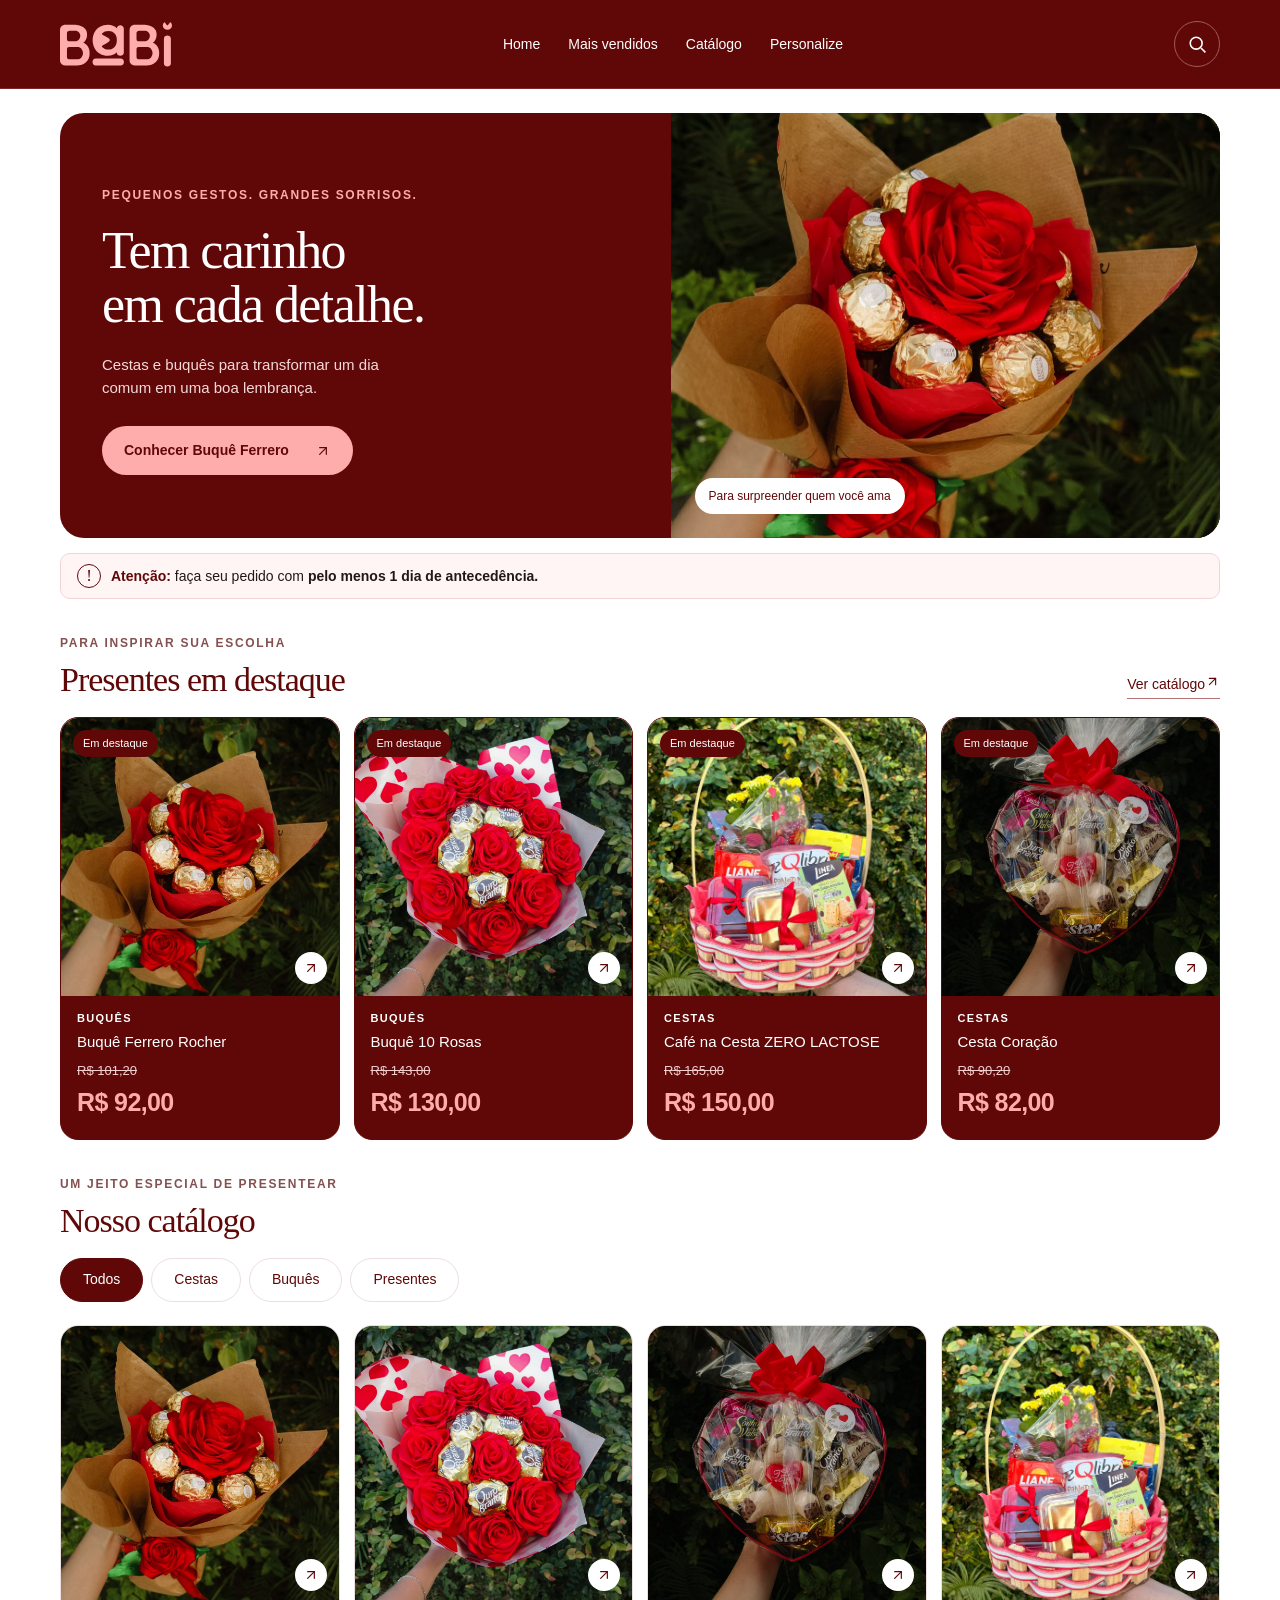
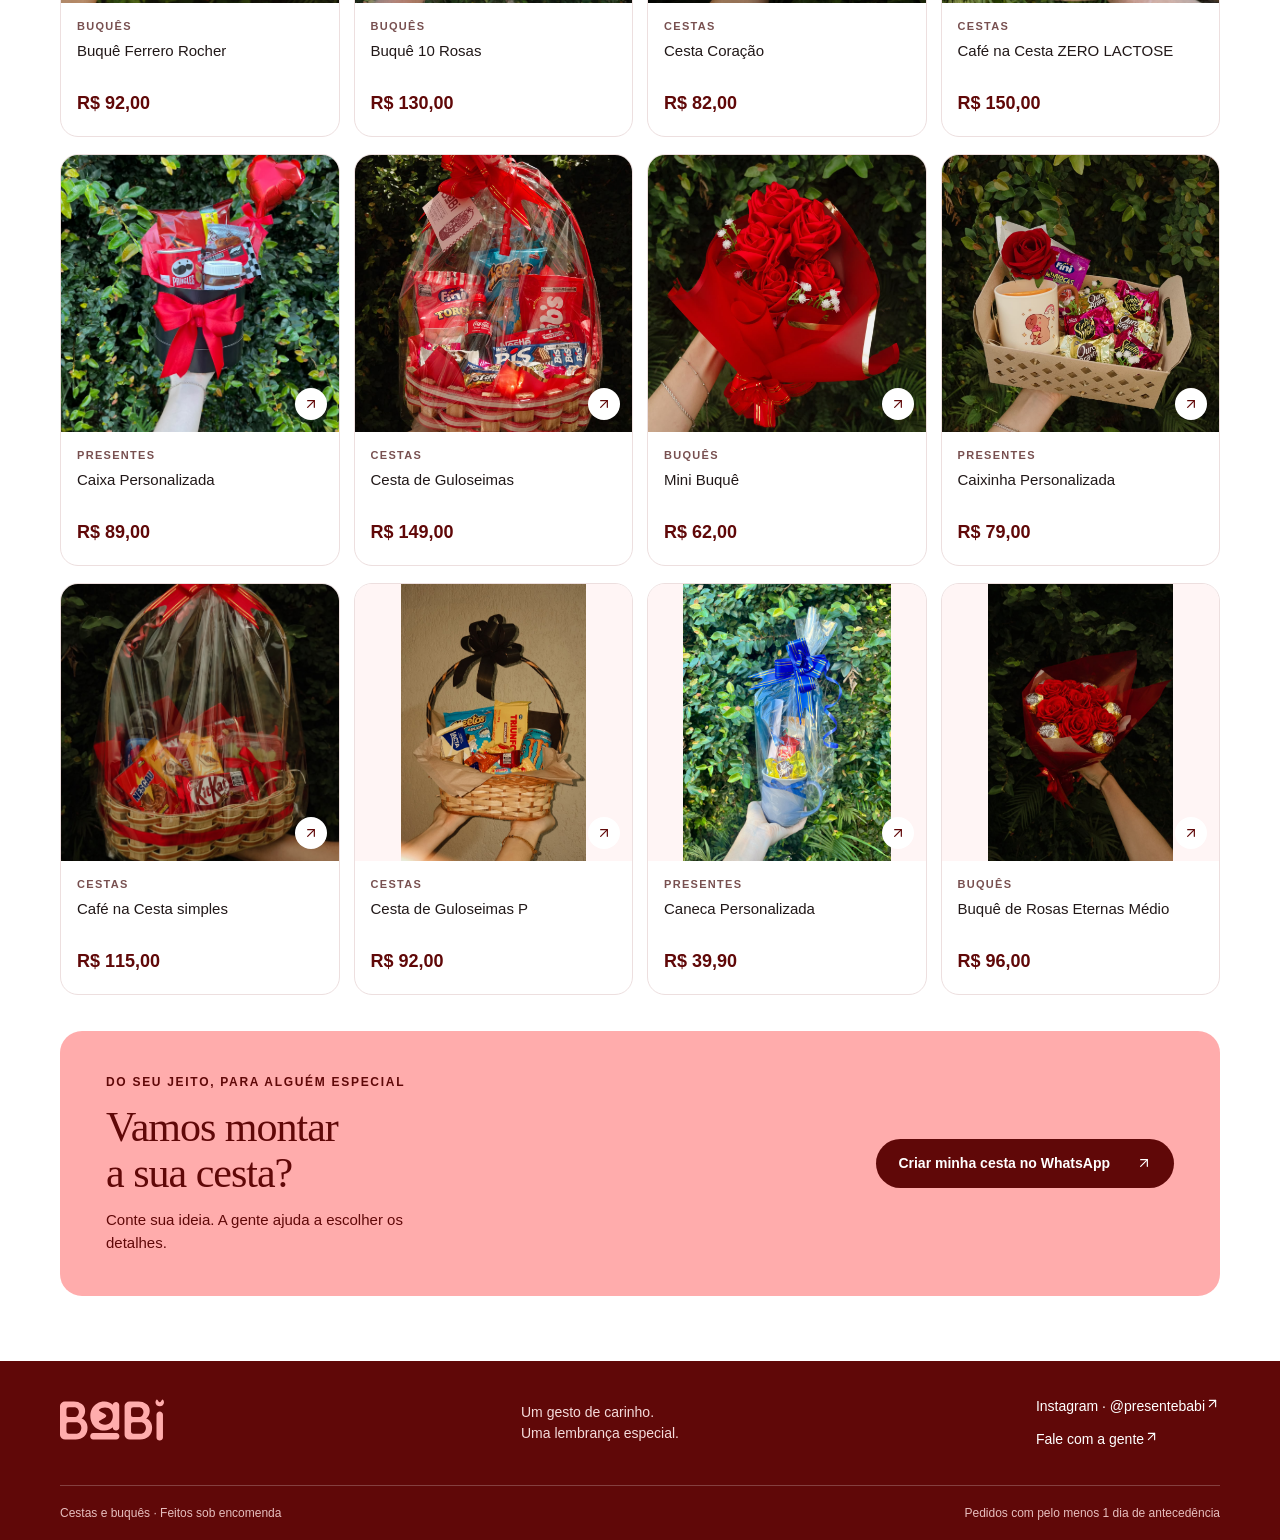
<file: index.html>
<!doctype html>
<html lang="pt-BR"><head><meta charset="utf-8"><meta name="viewport" content="width=device-width,initial-scale=1"><meta name="theme-color" content="#600808"><title>Cestas e buquês | Um presente especial</title><meta name="description" content="Escolha sua cesta ou buquê e faça seu pedido pelo WhatsApp."><link rel="stylesheet" href="style.css?v=7"><script src="catalog.js?v=8" defer></script><script src="layout.js?v=6" defer></script><script src="motion.js?v=5" defer></script><script src="app.js?v=6" defer></script></head><body>
<div class="intro" aria-hidden="true"><img src="assets/logo.svg" alt=""></div><header></header><main id="home" class="home-main">
<section class="hero" aria-label="Ideias para presentear" aria-roledescription="carrossel">
<article class="slide" aria-label="1 de 2"><div class="hero-copy"><span class="eyebrow">Pequenos gestos. Grandes sorrisos.</span><h1>Tem carinho<br>em cada detalhe.</h1><p>Cestas e buquês para transformar um dia comum em uma boa lembrança.</p><a class="button light" href="produto.html?id=ferrero"><span>Conhecer Buquê Ferrero</span><svg class="link-icon" viewBox="0 0 24 24" width="16" height="16" fill="none" stroke="currentColor" stroke-width="1.8" stroke-linecap="round" stroke-linejoin="round" aria-hidden="true"><path d="M7 17 17 7"/><path d="M7 7h10v10"/></svg></a></div><div class="hero-image"><img src="assets/ferrero-real.png" alt="Buquê Ferrero Rocher" width="600" height="600" fetchpriority="high"><span class="image-caption">Para surpreender quem você ama</span></div></article>
<article class="slide" aria-label="2 de 2" hidden><div class="hero-copy"><span class="eyebrow">Uma surpresa cheia de sabor</span><h2>O presente que<br>abraça de longe.</h2><p>Escolha uma cesta e deixe o próximo momento ainda mais especial.</p><a class="button light" href="produto.html?id=guloseimas"><span>Conhecer Cesta de Guloseimas</span><svg class="link-icon" viewBox="0 0 24 24" width="16" height="16" fill="none" stroke="currentColor" stroke-width="1.8" stroke-linecap="round" stroke-linejoin="round" aria-hidden="true"><path d="M7 17 17 7"/><path d="M7 7h10v10"/></svg></a></div><div class="hero-image"><img src="assets/guloseimas-real.png" alt="Cesta de Guloseimas" width="600" height="600"><span class="image-caption">Para adoçar um momento especial</span></div></article>
</section>
<aside class="attention"><span class="attention-symbol" aria-hidden="true">!</span><p><strong>Atenção:</strong> faça seu pedido com <b>pelo menos 1 dia de antecedência.</b></p></aside>
<section id="mais-vendidos" class="product-section reveal"><div class="section-heading"><div><span class="eyebrow">Para inspirar sua escolha</span><h2>Presentes em destaque</h2></div><a class="text-link" href="#catalogo"><span>Ver catálogo</span><svg class="link-icon" viewBox="0 0 24 24" width="15" height="15" fill="none" stroke="currentColor" stroke-width="1.8" stroke-linecap="round" stroke-linejoin="round" aria-hidden="true"><path d="M7 17 17 7"/><path d="M7 7h10v10"/></svg></a></div><div id="featured" class="catalog"></div></section>
<section id="catalogo" class="product-section reveal"><div class="section-heading"><div><span class="eyebrow">Um jeito especial de presentear</span><h2>Nosso catálogo</h2></div></div><div class="categories" aria-label="Categorias"><button data-category="Todos" aria-pressed="true">Todos</button><button data-category="Cestas" aria-pressed="false">Cestas</button><button data-category="Buquês" aria-pressed="false">Buquês</button><button data-category="Presentes" aria-pressed="false">Presentes</button></div><p id="search-status" class="search-status" aria-live="polite"></p><div id="catalog" class="catalog"></div><div id="empty" class="empty" hidden><h3>Nenhum presente encontrado</h3><p>Tente outro nome ou veja todos os produtos.</p><button id="clear-search" class="button dark">Ver todos</button></div></section>
<section id="personalize" class="personalize reveal"><div><span class="eyebrow">Do seu jeito, para alguém especial</span><h2>Vamos montar<br>a sua cesta?</h2><p>Conte sua ideia. A gente ajuda a escolher os detalhes.</p></div><a class="button dark personal-link" href="https://wa.me/5519983321065"><span>Criar minha cesta no WhatsApp</span><svg class="link-icon" viewBox="0 0 24 24" width="16" height="16" fill="none" stroke="currentColor" stroke-width="1.8" stroke-linecap="round" stroke-linejoin="round" aria-hidden="true"><path d="M7 17 17 7"/><path d="M7 7h10v10"/></svg></a></section></main><footer></footer></body></html>
</file>
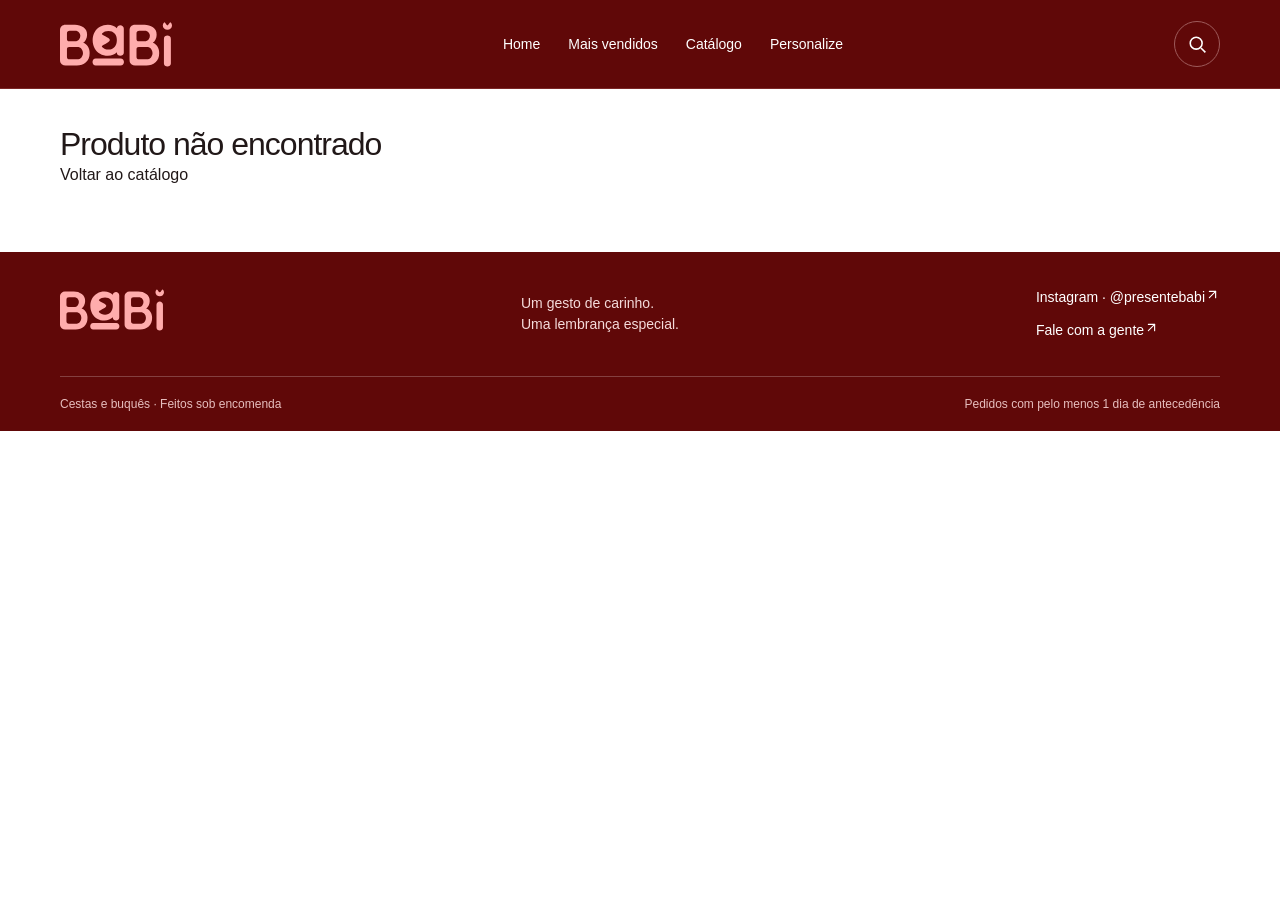
<file: produto.html>
<!doctype html><html lang="pt-BR"><head><meta charset="utf-8"><meta name="viewport" content="width=device-width,initial-scale=1"><title>Seu pedido | Cestas e buquês</title><meta name="description" content="Preencha seu pedido e continue pelo WhatsApp."><link rel="stylesheet" href="style.css?v=7"><script src="catalog.js?v=8" defer></script><script src="layout.js?v=6" defer></script><script src="motion.js?v=5" defer></script><script src="order.js" defer></script></head><body><header><div class="header-inner"><a href="index.html" aria-label="Página inicial"><img class="logo" src="assets/logo.svg" alt="Logo da loja"></a><a class="back" href="index.html"><svg class="back-icon" viewBox="0 0 24 24" width="16" height="16" fill="none" stroke="currentColor" stroke-width="1.8" stroke-linecap="round" stroke-linejoin="round" aria-hidden="true"><path d="M19 12H5"/><path d="m12 19-7-7 7-7"/></svg><span>Voltar ao catálogo</span></a></div></header><main><div id="not-found" hidden><h1>Produto não encontrado</h1><a href="index.html">Voltar ao catálogo</a></div><div id="product" class="product-layout"><section class="product-summary"><img id="photo" class="detail-photo" alt=""><p class="eyebrow" id="category"></p><h1 id="product-name"></h1><p class="price" id="price"></p></section><section class="order"><h2>Seu pedido</h2><p class="notice"><strong>Peça com pelo menos 1 dia de antecedência.</strong></p><form id="order-form"><label for="client">Seu nome</label><input id="client" name="client" required maxlength="100" autocomplete="name"><label for="recipient">Nome de quem vai receber <span>(opcional)</span></label><input id="recipient" name="recipient" maxlength="100"><fieldset><legend>Como deseja receber?</legend><div class="options"><label><input type="radio" name="method" value="Retirada" checked> Retirar</label><label><input type="radio" name="method" value="Entrega"> Receber em casa</label></div></fieldset><div id="delivery" hidden><label for="address">Endereço completo</label><textarea id="address" name="address" rows="3" maxlength="500" autocomplete="street-address" placeholder="Rua, número, bairro, cidade e complemento"></textarea></div><div class="date-time"><div><label for="date">Data</label><input type="date" id="date" name="date" required></div><div><label for="time" id="time-label">Horário da retirada</label><input type="time" id="time" name="time" required></div></div><p id="error" class="error" role="alert"></p><button class="submit" type="submit"><span>Continuar no WhatsApp</span><svg class="link-icon" viewBox="0 0 24 24" width="16" height="16" fill="none" stroke="currentColor" stroke-width="1.8" stroke-linecap="round" stroke-linejoin="round" aria-hidden="true"><path d="M7 17 17 7"/><path d="M7 7h10v10"/></svg></button><p class="fine-print">Disponibilidade, entrega e pagamento combinados no WhatsApp.</p></form></section></div></main><footer class="shop-footer"><div class="footer-inner"><div><h2>Um presente do seu jeito</h2><p>Quer personalizar? Conte sua ideia para a gente.</p></div><a class="custom-gift" href="https://wa.me/5519983321065?text=Ol%C3%A1!%20Gostaria%20de%20montar%20um%20presente%20personalizado.%20Podemos%20conversar%20sobre%20as%20op%C3%A7%C3%B5es%3F"><span>Personalizar pelo WhatsApp</span><svg class="link-icon" viewBox="0 0 24 24" width="16" height="16" fill="none" stroke="currentColor" stroke-width="1.8" stroke-linecap="round" stroke-linejoin="round" aria-hidden="true"><path d="M7 17 17 7"/><path d="M7 7h10v10"/></svg></a></div><div class="footer-bottom"><span>Cestas e buquês</span><span>Feitos sob encomenda, com carinho.</span></div></footer></body></html>
</file>
<file: style.css>
:root{--wine:#600808;--pink:#ffacac;--ink:#211818;--line:#eddfdf;--soft:#fff5f5}*{box-sizing:border-box}html{scroll-behavior:smooth;scroll-padding-top:115px}body{margin:0;background:#fff;color:var(--ink);font:16px/1.5 Arial,Helvetica,sans-serif}button,input,textarea{font:inherit}a{color:inherit;text-decoration:none}button{cursor:pointer;border:0}button,a,input,textarea{-webkit-tap-highlight-color:transparent}button:focus-visible,a:focus-visible,input:focus-visible,textarea:focus-visible{outline:3px solid #c95a5a;outline-offset:4px}[hidden]{display:none!important}h1,h2,h3,p{margin:0}h1,h2{font-weight:500;letter-spacing:-1px;line-height:1.12}header{position:sticky;top:0;background:var(--wine);color:white;z-index:20;border-bottom:1px solid #7b2727}.header-inner{max-width:1240px;margin:auto;min-height:88px;padding:18px 40px;display:flex;align-items:center;gap:35px;position:relative}.logo{display:block;width:112px;height:45px}.main-nav{display:flex;align-items:center;justify-content:center;gap:28px;flex:1}.main-nav a{font-size:14px;white-space:nowrap;min-height:44px;display:flex;align-items:center}.search-shell{margin-left:auto;border:1px solid #9e5b5b;border-radius:999px;width:46px;height:46px;display:flex;align-items:center;position:relative;flex-shrink:0;transition:width .3s ease,background .3s;overflow:hidden}.search-shell.expanded{width:260px;background:white;color:var(--wine)}.search-shell input{width:0;min-width:0;flex:1;opacity:0;font-size:14px;color:var(--wine)}.search-shell.expanded input{width:100%;opacity:1}.search-toggle{width:44px;height:44px;border-radius:50%;background:transparent;color:inherit;flex-shrink:0;display:grid;place-items:center}.search-shell:focus-within{outline:2px solid var(--pink);outline-offset:3px}.sr-only{position:absolute;width:1px;height:1px;overflow:hidden;clip-path:inset(50%)}main{max-width:1240px;margin:auto;padding:38px 40px 65px}.home-main{padding-top:24px}.hero{border-radius:24px;background:var(--wine);color:white;overflow:hidden;position:relative}.slide{display:grid;grid-template-columns:1fr 1fr;min-height:425px;animation:banner-in .45s ease}.hero-copy{padding:55px 42px 76px}.eyebrow{display:block;text-transform:uppercase;letter-spacing:1.7px;font-size:12px;font-weight:600}.hero-copy .eyebrow{color:var(--pink);margin-bottom:20px}.hero h1,.hero h2{font-family:Georgia,'Times New Roman',serif;font-size:52px;line-height:1.04;letter-spacing:-1.6px}.hero-copy p{font-size:15px;max-width:325px;color:#f4dada;margin:22px 0 27px}.button{min-height:48px;padding:14px 22px;border-radius:999px;display:inline-flex;align-items:center;justify-content:center;gap:26px;font-size:14px;font-weight:600}.light{background:var(--pink);color:var(--wine)}.dark{background:var(--wine);color:white}.hero-image{position:relative;min-width:0;overflow:hidden;background:#f5eded}.hero-image img{height:100%;width:100%;object-fit:cover;display:block;position:absolute;inset:0}.image-caption{position:absolute;bottom:24px;left:24px;right:24px;width:fit-content;background:#fff;color:var(--wine);font-size:12px;padding:9px 14px;border-radius:999px}.carousel-controls{position:absolute;left:42px;bottom:22px;display:flex;align-items:center;gap:35px}.slide-dots{display:flex;gap:5px}.slide-dots button{width:34px;height:34px;background:transparent;position:relative}.slide-dots button:after{content:'';position:absolute;left:8px;right:8px;height:5px;top:15px;border-radius:9px;background:#a76363}.slide-dots button[aria-pressed=true]:after{background:var(--pink);left:2px;right:2px}.carousel-actions{display:flex;gap:8px}.carousel-actions button{color:white;border:1px solid #995757;border-radius:50%;width:34px;height:34px;background:transparent}.attention{display:flex;align-items:center;gap:16px;padding:22px 27px;background:var(--soft);border:1px solid #f3d4d4;border-radius:16px;margin-top:22px}.attention-symbol{display:grid;place-items:center;width:38px;height:38px;flex-shrink:0;border:1px solid var(--wine);border-radius:50%;font:24px Georgia;color:var(--wine)}.attention strong{font-size:15px;color:var(--wine)}.attention p{font-size:14px;margin-top:3px}.attention-tag{font-size:12px;color:var(--wine);margin-left:auto;padding:7px 12px;border-radius:99px;border:1px solid #e5baba;white-space:nowrap}.product-section{padding-top:58px}.section-heading{display:flex;align-items:flex-end;justify-content:space-between;gap:20px;margin-bottom:25px}.section-heading .eyebrow{color:#855050;margin-bottom:9px}.section-heading h2{font-family:Georgia,serif;font-size:34px;color:var(--wine)}.text-link{font-size:14px;white-space:nowrap;padding-bottom:3px;border-bottom:1px solid #b57373;color:var(--wine)}.catalog{display:grid;grid-template-columns:repeat(4,minmax(0,1fr));gap:30px 22px}.card{display:block;min-width:0;border:1px solid var(--line);border-radius:18px;overflow:hidden;background:white;transition:transform .23s ease,box-shadow .23s ease,border-color .23s ease}.card-media{position:relative;overflow:hidden;aspect-ratio:1;background:var(--soft)}.card img{display:block;width:100%;height:100%;object-fit:cover;transition:transform .4s ease}.card-badge{position:absolute;top:12px;left:12px;background:white;color:var(--wine);border-radius:999px;padding:5px 10px;font-size:11px}.card-arrow{position:absolute;right:12px;bottom:12px;width:32px;height:32px;border-radius:50%;display:grid;place-items:center;background:white;color:var(--wine)}.card-info{padding:15px 16px 19px}.card .eyebrow{font-size:11px;letter-spacing:1.3px;color:#785050;margin-bottom:5px}.card h3{font-size:15px;line-height:1.4;font-weight:500;min-height:42px}.price{color:var(--wine);font-size:18px;font-weight:600;margin-top:8px}.categories{display:flex;flex-wrap:wrap;gap:8px;margin-bottom:23px}.categories button{padding:10px 22px;border:1px solid var(--line);border-radius:999px;min-height:44px;background:white;color:var(--wine);font-size:14px}.categories button[aria-pressed=true]{background:var(--wine);border-color:var(--wine);color:white}.demo-note{font-size:12px;color:#856c6c}.search-status{font-size:14px;margin-bottom:14px}.search-status:empty{display:none}.empty{text-align:center;padding:50px 20px;background:var(--soft);border-radius:16px}.empty p{margin:10px 0 20px}.personalize{background:var(--pink);padding:42px 46px;border-radius:22px;display:flex;align-items:center;justify-content:space-between;gap:30px;margin-top:58px;color:var(--wine)}.personalize h2{font:42px/1.1 Georgia,serif;letter-spacing:-1px;margin:13px 0}.personalize p{font-size:15px;max-width:330px}.personalize .eyebrow{font-size:12px}.shop-footer{background:var(--wine);color:white;padding:0 40px}.footer-inner,.footer-bottom{max-width:1160px;margin:auto;display:flex;justify-content:space-between;align-items:center;gap:24px}.footer-inner{padding:35px 0}.footer-inner p{font-size:14px;color:#f4dada}.footer-inner a:last-child{font-size:14px}.footer-bottom{padding:18px 0;border-top:1px solid #844040;color:#e6bebe;font-size:12px}.intro{position:fixed;inset:0;background:var(--wine);display:grid;place-items:center;z-index:100;pointer-events:none;animation:intro-exit .6s cubic-bezier(.7,0,.2,1) .8s forwards}.intro img{width:230px;height:auto;animation:intro-logo 1.4s cubic-bezier(.7,0,.2,1) forwards}@keyframes intro-logo{0%{opacity:0;transform:translateY(20px) scale(.94)}25%,58%{opacity:1;transform:translateY(0) scale(1)}100%{opacity:0;transform:translateY(-35vh) scale(.5)}}@keyframes intro-exit{80%{opacity:1}100%{transform:translateY(-100%);visibility:hidden;opacity:0}}@keyframes banner-in{from{opacity:.45}to{opacity:1}}.will-reveal{opacity:0;transform:translateY(24px);transition:opacity .6s ease,transform .6s ease}.will-reveal.in-view{opacity:1;transform:none}.product-layout{display:grid;grid-template-columns:minmax(0,1fr) minmax(0,1fr);gap:60px}.detail-photo{width:100%;aspect-ratio:1;object-fit:cover;border-radius:20px}.product-summary .eyebrow{margin:22px 0 8px;color:#895c5c}.product-summary h1{font:36px/1.15 Georgia,serif;color:var(--wine)}.product-summary .price{font-size:27px;margin:13px 0}.order{border:1px solid var(--line);border-radius:20px;padding:28px}.order h2{font:30px Georgia,serif;color:var(--wine)}.notice{background:var(--soft);border:1px solid var(--pink);border-left:4px solid var(--wine);border-radius:10px;padding:14px;font-size:14px;margin:20px 0 25px;color:var(--wine)}label{display:block;font-size:14px;margin-bottom:7px}label span{font-size:12px;color:#856c6c}form input:not([type=radio]),textarea{width:100%;min-width:0;border:1px solid #d9caca;border-radius:10px;padding:12px;min-height:48px;background:#fff;color:var(--ink)}form>input,form>#delivery{margin-bottom:20px}fieldset{padding:0;border:0;margin:0 0 22px}legend{font-size:14px;margin-bottom:10px}.options{display:flex;gap:10px}.options label{border:1px solid #d9caca;border-radius:10px;padding:12px 10px;flex:1;display:flex;align-items:center;gap:8px;margin:0;cursor:pointer}.options label:has(:checked){background:var(--soft);border-color:var(--wine)}input[type=radio]{accent-color:var(--wine);width:17px;height:17px;flex-shrink:0}.date-time{display:grid;grid-template-columns:1fr 1fr;gap:14px}.submit{border-radius:999px;background:var(--wine);color:white;padding:15px 18px;width:100%;display:flex;justify-content:space-between;gap:12px}.error{font-size:14px;color:#a01818;margin:12px 0}.fine-print{font-size:12px;color:#856c6c;margin-top:12px;text-align:center}.back{font-size:14px}.search-shell input#search{border:0;border-radius:0;min-height:0;height:42px;background:transparent;padding:0;margin:0;box-shadow:none;outline:0}.search-shell.expanded input#search{padding-left:17px}
@media(hover:hover) and (pointer:fine){.card:hover{transform:translateY(-7px);box-shadow:0 15px 28px #60080814;border-color:#d29797}.card:hover img{transform:scale(1.045)}.main-nav a:hover{color:var(--pink)}}
@media(max-width:1100px){.header-inner{gap:20px}.main-nav{gap:18px}.search-shell.expanded{position:absolute;right:40px;width:310px;box-shadow:0 0 0 10px var(--wine)}.hero-copy{padding-left:30px;padding-right:25px}.hero h1,.hero h2{font-size:45px}.carousel-controls{left:30px}.catalog{gap:20px 16px}.card-info{padding:13px}.personalize{padding:35px}.product-layout{gap:30px}}
@media(max-width:760px){html{scroll-padding-top:135px}.header-inner{padding:12px 18px 0;min-height:114px;flex-wrap:wrap;gap:6px 15px;justify-content:space-between}.logo{width:94px;height:38px}.main-nav{order:3;width:100%;flex-basis:100%;justify-content:space-between;gap:8px}.main-nav a{font-size:12px;min-height:43px}.search-shell{width:42px;height:42px}.search-toggle{width:40px;height:40px}.search-shell.expanded{width:min(270px,calc(100vw - 36px));right:18px;top:10px;z-index:2}.brand{margin-right:auto}main{padding:24px 16px 40px}.home-main{padding-top:16px}.hero{border-radius:18px}.slide{grid-template-columns:1fr;min-height:0}.hero-copy{padding:29px 25px 25px}.hero-copy .eyebrow{font-size:11px;margin-bottom:15px}.hero h1,.hero h2{font-size:40px;letter-spacing:-1px}.hero-copy p{font-size:14px;margin:16px 0 20px;max-width:290px}.hero-image{height:225px}.hero-image img{object-position:center 45%}.image-caption{bottom:14px;left:16px;font-size:11px;padding:7px 11px}.carousel-controls{position:static;justify-content:space-between;padding:13px 20px}.carousel-actions button{width:40px;height:40px}.hero .button{font-size:13px;padding:12px 18px;min-height:44px}.attention{padding:16px;gap:12px;margin-top:16px;border-radius:14px}.attention-symbol{width:31px;height:31px;font-size:20px}.attention strong{font-size:14px;line-height:1.3;display:block}.attention p{font-size:13px;line-height:1.5;margin-top:5px}.attention-tag{display:none}.product-section{padding-top:36px}.section-heading{gap:12px;margin-bottom:20px;align-items:center}.section-heading .eyebrow{font-size:11px;letter-spacing:1px;margin-bottom:7px}.section-heading h2{font-size:27px}.text-link{font-size:12px}.catalog{grid-template-columns:repeat(2,minmax(0,1fr));gap:17px 12px}.card{border-radius:14px}.card-info{padding:12px 11px 14px}.card h3{font-size:14px;min-height:39px}.card .eyebrow{font-size:11px}.price{font-size:17px;margin-top:6px}.card-badge{font-size:11px;top:8px;left:8px;padding:4px 8px}.card-arrow{width:27px;height:27px;right:8px;bottom:8px}.categories{gap:6px;margin-bottom:18px}.categories button{padding:9px 15px;font-size:13px}.demo-note{font-size:12px}.personalize{padding:27px 23px;border-radius:18px;display:block;margin-top:36px}.personalize h2{font-size:36px}.personalize .button{margin-top:23px;width:100%;gap:12px;font-size:13px}.personalize p{font-size:14px}.shop-footer{padding:0 20px}.footer-inner{flex-wrap:wrap;padding:28px 0;gap:20px}.footer-inner p{font-size:13px}.footer-inner a:last-child{width:100%;font-size:14px}.footer-bottom{align-items:flex-start;flex-direction:column;gap:5px;font-size:12px}.product-layout{grid-template-columns:1fr;gap:26px}.product-summary h1{font-size:30px}.order{padding:21px 17px}.detail-photo{max-height:460px}.options label{font-size:13px}.intro img{width:180px}.date-time{gap:10px}}
@media(max-width:350px){.hero h1,.hero h2{font-size:35px}.hero-copy{padding-left:20px;padding-right:20px}.section-heading{align-items:flex-start;flex-direction:column;gap:10px}.main-nav a{font-size:11px}.date-time{grid-template-columns:1fr}.options{flex-direction:column}.categories button{padding:9px 11px}.card h3{font-size:14px}}
@media(prefers-reduced-motion:reduce){html{scroll-behavior:auto}*,*:before,*:after{animation:none!important;transition:none!important}.intro{display:none}.will-reveal{opacity:1;transform:none}.card:hover,.card:hover img{transform:none}}

/* Compact composition and animated product entrance. */
.hero-copy{padding-bottom:45px}.catalog{gap:17px 14px}.product-section{padding-top:35px}.section-heading{margin-bottom:18px}.personalize{margin-top:36px}.attention{padding:10px 16px;gap:10px;margin-top:15px;border-radius:10px}.attention-symbol{width:24px;height:24px;font-size:17px}.attention p{margin:0;font-size:14px}.attention strong{font-size:14px;display:inline}.featured-card{background:var(--wine);border-color:var(--wine)}.featured-card h3,.featured-card .eyebrow{color:white}.featured-card .price{color:var(--pink);font-size:25px;font-weight:700;margin-top:3px;letter-spacing:-.6px}.reference-price{font-size:11px;color:#f2cece;margin-top:9px;line-height:1.5}.reference-price s{font-size:13px}.featured-card .card-badge{background:var(--wine);color:#fff}.featured-card .card-info{padding-top:14px;padding-bottom:17px}.featured-card h3{min-height:0}.footer-social{display:flex;flex-direction:column;gap:12px;font-size:14px}.footer-social a{width:auto!important}.intro{display:grid;animation:none!important;visibility:visible;transform:none}.intro img{animation:none!important}.motion-ready{opacity:0;transform:translateY(32px);transition:opacity .7s ease var(--reveal-delay,0ms),transform .7s cubic-bezier(.2,.7,.2,1) var(--reveal-delay,0ms),box-shadow .25s,border-color .25s}.motion-ready.motion-visible{opacity:1;transform:translateY(0)}.slide .hero-copy>*{animation:copy-enter .7s ease both}.slide .hero-copy p{animation-delay:.12s}.slide .hero-copy .button{animation-delay:.2s}.slide .hero-image img{animation:photo-enter 1s ease both}.button{transition:transform .25s,box-shadow .25s}.main-nav a{transition:color .2s}@keyframes copy-enter{from{opacity:0;transform:translateY(16px)}to{opacity:1;transform:none}}@keyframes photo-enter{from{opacity:.4;transform:scale(1.04)}to{opacity:1;transform:scale(1)}}@media(hover:hover) and (pointer:fine){.card.motion-visible:hover{transform:translateY(-6px);box-shadow:0 14px 24px #60080825}.button:hover{transform:translateY(-2px);box-shadow:0 7px 18px #60080822}.featured-card:hover{border-color:#a73333}}@media(max-width:760px){.hero-copy{padding-bottom:25px}.catalog{gap:12px 10px}.product-section{padding-top:27px}.attention{padding:9px 11px;align-items:center}.attention p,.attention strong{font-size:12px}.attention-symbol{width:22px;height:22px}.featured-card .price{font-size:22px}.reference-price span{display:block}.card-info{padding:10px}.featured-card .card-info{padding:12px 10px}.footer-social{width:100%;gap:12px}.personalize{margin-top:28px}}
@media(prefers-reduced-motion:reduce){.intro{display:grid}.motion-ready{opacity:0;transform:none;transition:opacity .45s ease!important}.motion-ready.motion-visible{opacity:1}.slide{animation:banner-in .4s ease!important}}

/* Product photography and narrow-screen layout. */
img{max-width:100%}.card-media{aspect-ratio:3/4;background:#15200f}.card img{object-fit:contain}.hero .slide{grid-template-columns:minmax(0,1fr) minmax(0,.9fr);min-height:510px}.hero-image{background:#15200f}.hero-image img{object-fit:contain;object-position:center}.hero-copy{min-width:0;align-self:center}.hero-copy .button{max-width:100%;white-space:normal;text-align:center}.image-caption{max-width:calc(100% - 48px);white-space:normal}.detail-photo{aspect-ratio:auto;height:auto;max-height:720px;object-fit:contain;background:#15200f}.card-info,.section-heading>div,.personalize>div,.order,.product-summary{min-width:0}.card h3,.personalize h2,.section-heading h2{overflow-wrap:anywhere}.footer-social{min-width:0;overflow-wrap:anywhere}.reference-price{min-height:20px}.personalize .button{white-space:normal;text-align:center;flex-shrink:1}input,textarea{max-width:100%}@media(max-width:760px){.hero .slide{grid-template-columns:minmax(0,1fr);min-height:0}.hero-image{height:auto;aspect-ratio:3/4;min-height:0}.hero-image img{object-position:center}.hero-copy{padding:25px 22px}.hero h1,.hero h2{font-size:clamp(32px,9vw,40px)}.image-caption{position:absolute;left:12px;right:12px;bottom:12px;max-width:calc(100% - 24px);font-size:12px}.main-nav{flex-wrap:wrap;gap:0 12px}.main-nav a{font-size:12px}.section-heading{flex-wrap:wrap}.section-heading h2{font-size:clamp(24px,6.8vw,28px)}.detail-photo{max-height:none}.card-badge{max-width:calc(100% - 16px);white-space:normal}.card h3{min-height:40px}.options{flex-wrap:wrap}.options label{min-width:135px}.date-time{grid-template-columns:repeat(2,minmax(0,1fr))}.order input,.order textarea{font-size:16px}.footer-inner>p{max-width:100%}}@media(max-width:370px){.date-time{grid-template-columns:1fr}.main-nav{gap:0 8px}.main-nav a{font-size:11px}.categories button{padding-inline:11px}.card-info{padding:10px 8px}.featured-card .price{font-size:21px}}

/* Compact catalog crops; full photograph on product detail. */
.card-media{aspect-ratio:1;background:var(--soft)}.card img{object-fit:cover;object-position:center 58%}.hero-image img{object-fit:cover;object-position:center 58%}.hero .slide{min-height:425px}.detail-photo{object-fit:contain;aspect-ratio:auto;height:auto;background:transparent}
@media(max-width:760px){.hero .slide{min-height:0}.hero-image{height:225px;aspect-ratio:auto}.hero-image img{object-fit:cover;object-position:center 57%}.card-media{aspect-ratio:1}.detail-photo{height:auto;max-height:none}}
</file>
